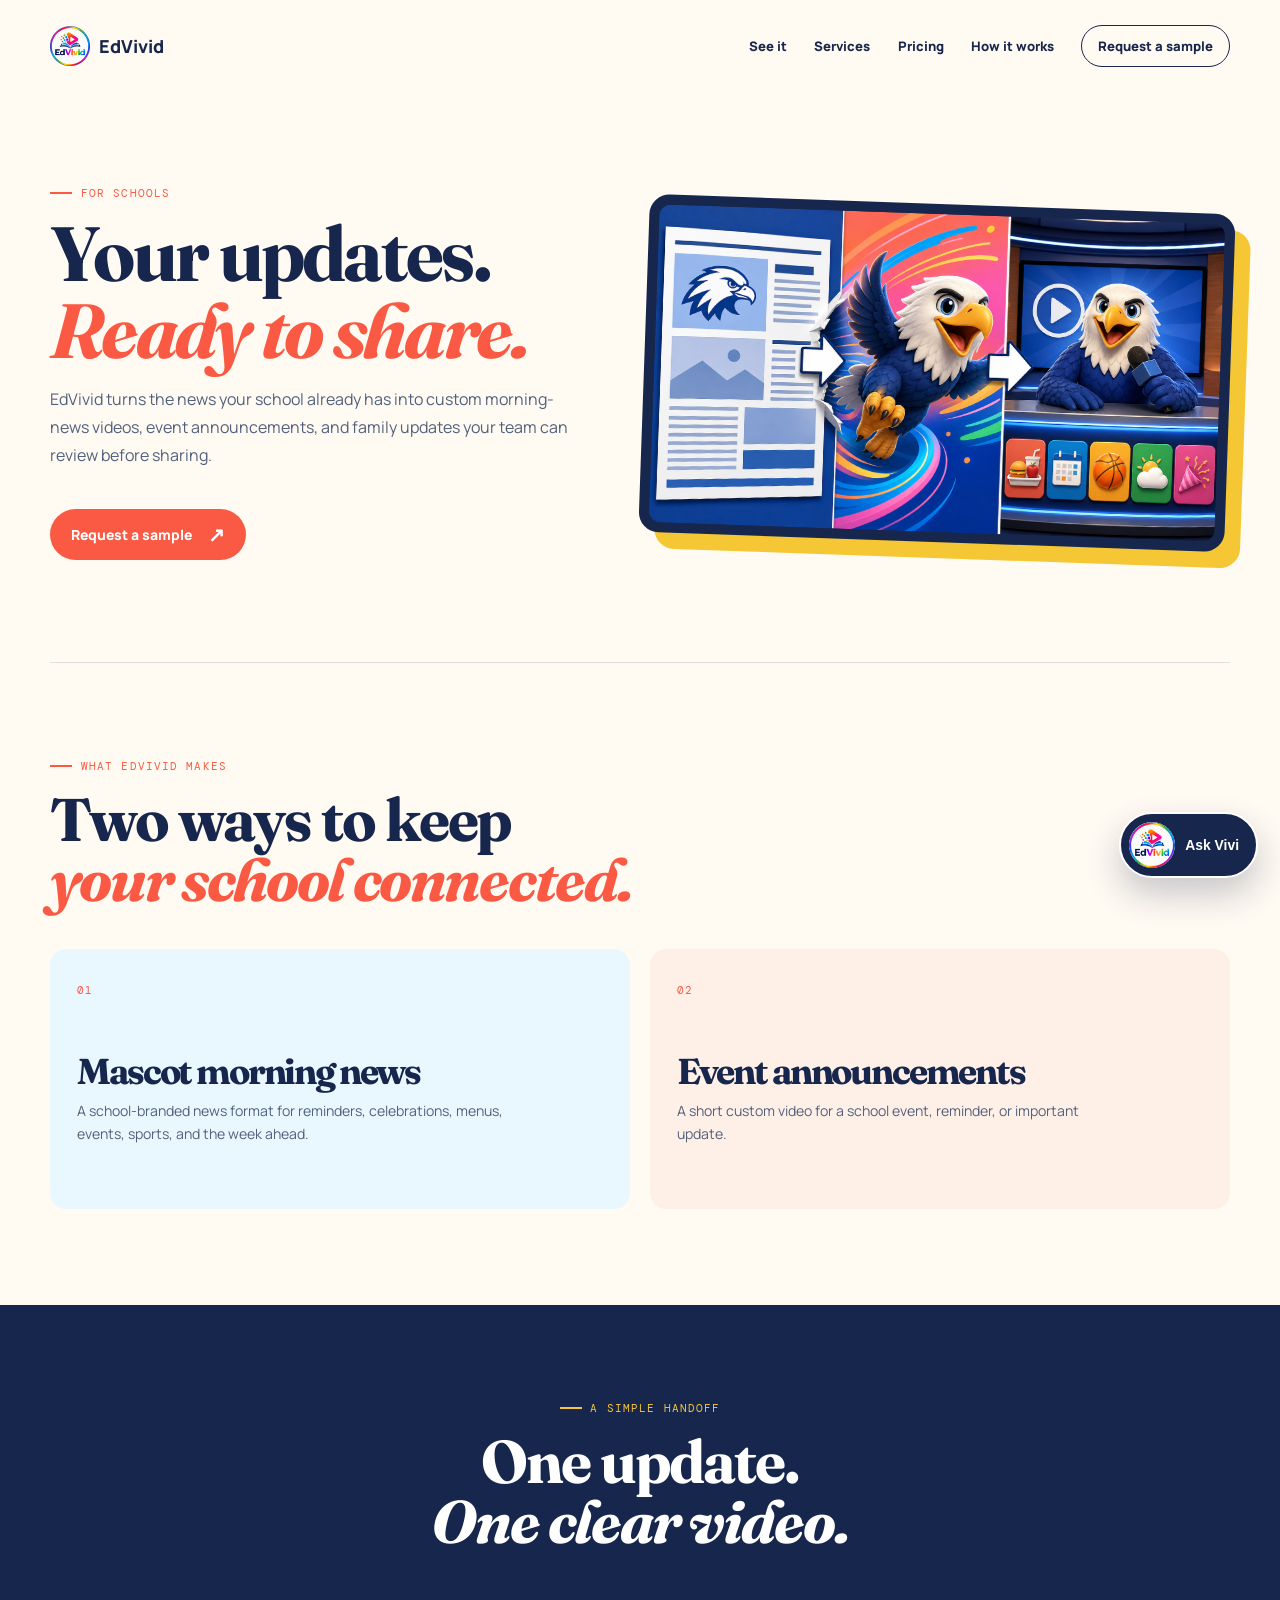
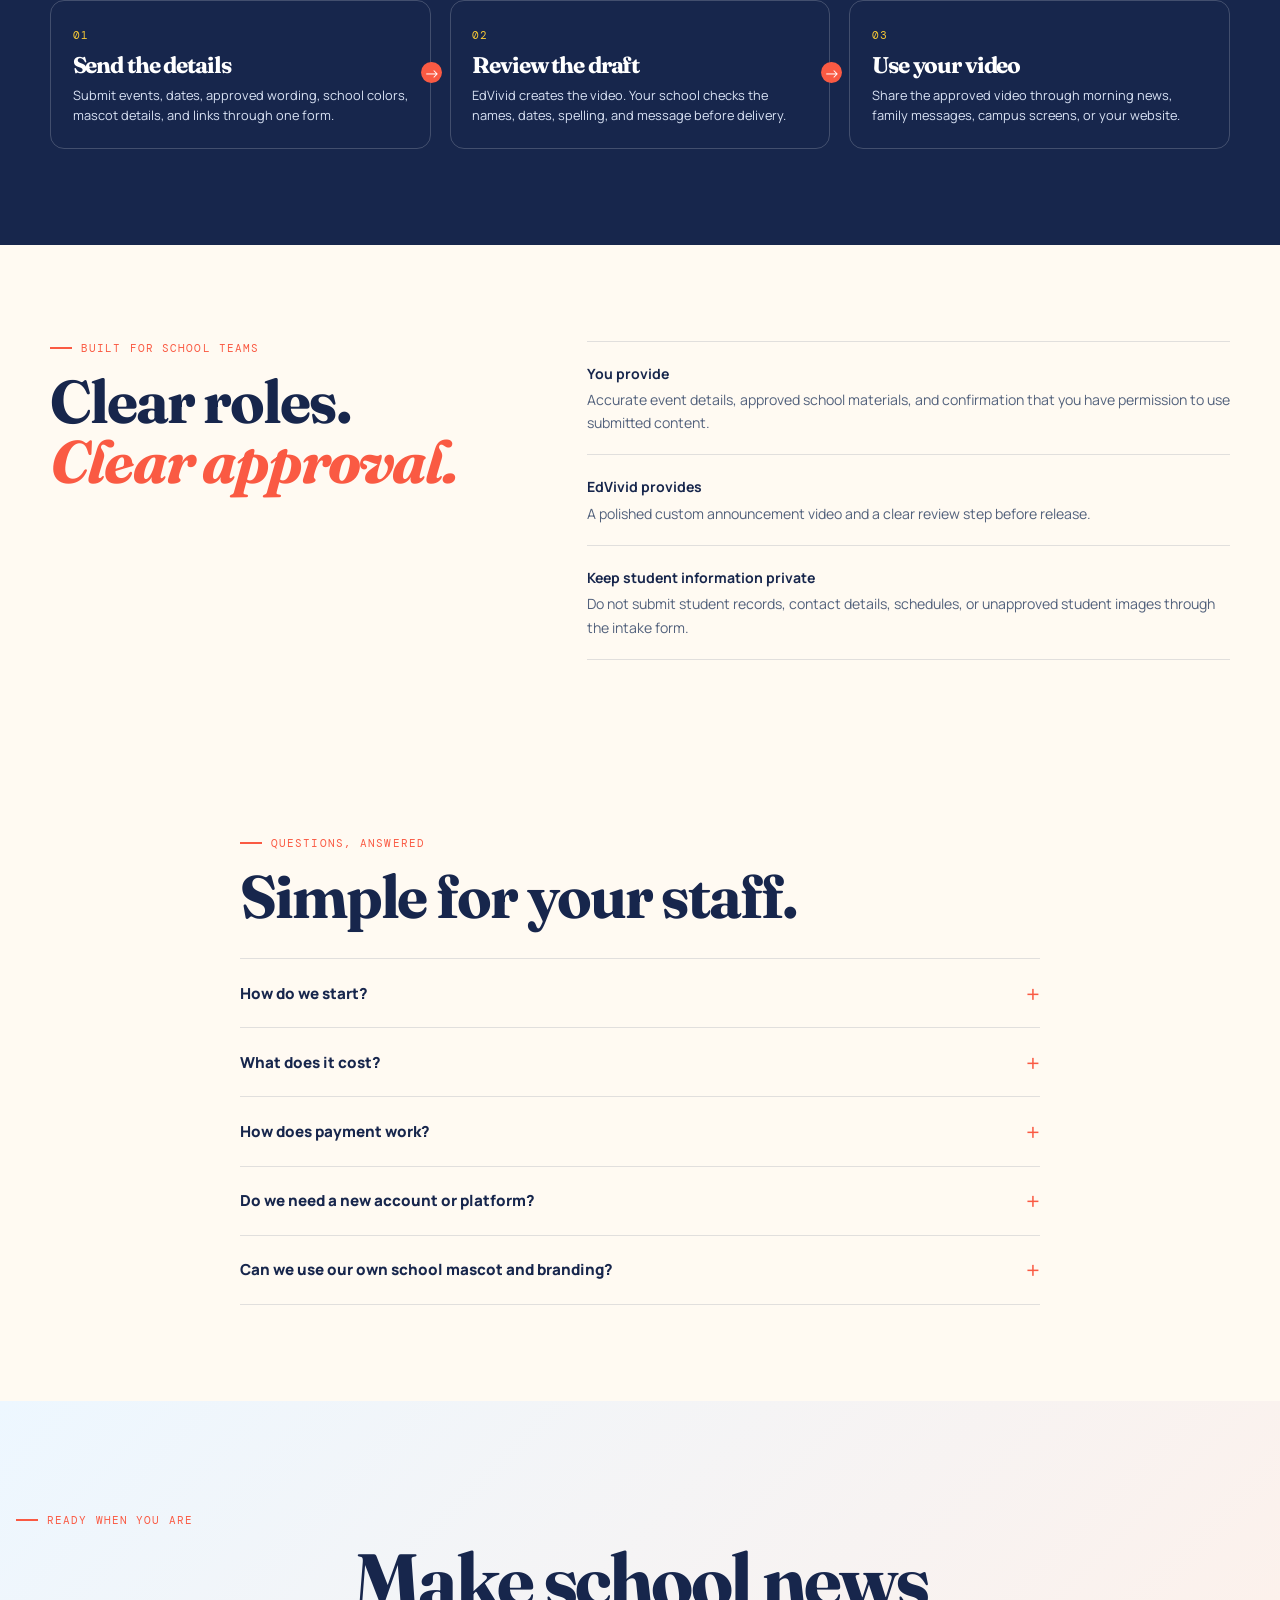
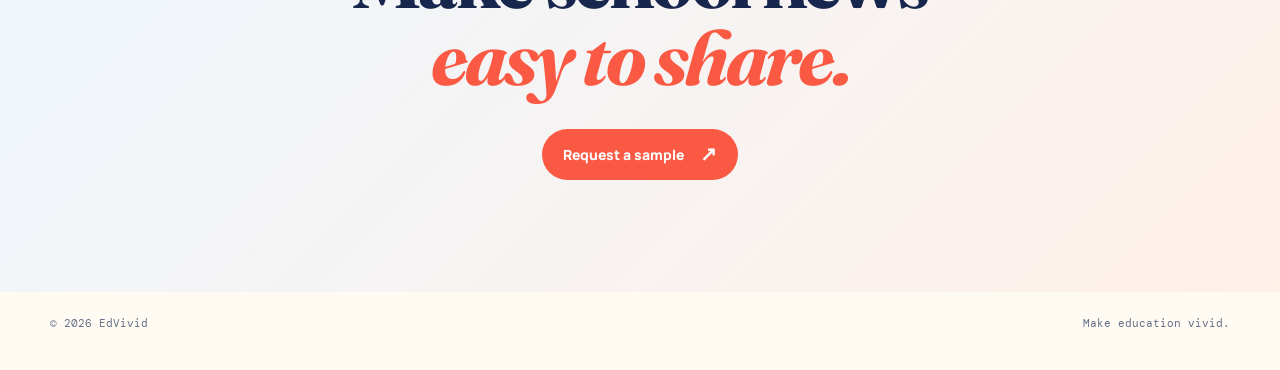
<file: for-schools.html>
<!doctype html>
<html lang="en">
  <head>
    <meta charset="UTF-8" />
    <meta name="viewport" content="width=device-width, initial-scale=1.0" />
    <meta name="theme-color" content="#fff9f2" />
    <title>School Announcement Videos for Principals | EdVivid</title>
    <meta name="description" content="EdVivid helps schools make morning announcement videos, event reminders, family updates, and mascot-led school news without adding video production work to staff." />
    <meta name="robots" content="index, follow" />
    <link rel="canonical" href="https://edvivid.com/for-schools.html" />
    <meta property="og:site_name" content="EdVivid" />
    <meta property="og:title" content="School Announcement Videos for Principals | EdVivid" />
    <meta property="og:description" content="Custom school morning news videos, event reminders, family updates, and school engagement clips made from one simple request." />
    <meta property="og:type" content="website" />
    <meta property="og:url" content="https://edvivid.com/for-schools.html" />
    <meta property="og:image" content="https://edvivid.com/full-bleed-mascot-transformation.png" />
    <link rel="icon" type="image/png" href="favicon.png" />
    <link rel="apple-touch-icon" href="edvivid-circle-logo.png" />
    <link rel="preconnect" href="https://fonts.googleapis.com" />
    <link rel="preconnect" href="https://fonts.gstatic.com" crossorigin />
    <link href="https://fonts.googleapis.com/css2?family=DM+Mono&family=Fraunces:opsz,wght@9..144,600;9..144,700&family=Manrope:wght@400;500;600;700;800&display=swap" rel="stylesheet" />
    <link rel="stylesheet" href="styles.css" />
  </head>
  <body class="schools-page">
    <div class="page-shell">
      <header class="topbar">
        <a class="brand" href="index.html" aria-label="EdVivid home">
          <img class="brand-logo" src="edvivid-circle-logo.png" alt="" />
          <span>EdVivid</span>
        </a>
        <nav class="nav-links" aria-label="Main navigation">
          <a href="index.html#examples">See it</a>
          <a href="index.html#work">Services</a>
          <a href="index.html#pricing">Pricing</a>
          <a href="#how-it-works">How it works</a>
          <a class="nav-contact" href="https://forms.edvivid.com/sample_request_form.html">Request a sample</a>
        </nav>
      </header>

      <main>
        <section class="schools-hero" aria-labelledby="schools-title">
          <div>
            <p class="eyebrow"><span></span> For schools</p>
            <h1 id="schools-title">Your updates.<br /><em>Ready to share.</em></h1>
            <p>EdVivid turns the news your school already has into custom morning-news videos, event announcements, and family updates your team can review before sharing.</p>
            <a class="button primary" href="https://forms.edvivid.com/sample_request_form.html">Request a sample <span aria-hidden="true">↗</span></a>
          </div>
          <div class="schools-hero-art">
            <img src="full-bleed-mascot-transformation.png" alt="A school mascot transforms from a flat school-news graphic into a polished video host." />
          </div>
        </section>

        <section class="schools-offers" aria-labelledby="offers-title">
          <div class="schools-heading">
            <p class="eyebrow"><span></span> What EdVivid makes</p>
            <h2 id="offers-title">Two ways to keep<br /><em>your school connected.</em></h2>
          </div>
          <div class="schools-offer-grid">
            <article>
              <span>01</span>
              <h3>Mascot morning news</h3>
              <p>A school-branded news format for reminders, celebrations, menus, events, sports, and the week ahead.</p>
            </article>
            <article>
              <span>02</span>
              <h3>Event announcements</h3>
              <p>A short custom video for a school event, reminder, or important update.</p>
            </article>
          </div>
        </section>

        <section class="schools-handoff" id="how-it-works" aria-labelledby="handoff-title">
          <p class="eyebrow"><span></span> A simple handoff</p>
          <h2 id="handoff-title">One update.<br /><em>One clear video.</em></h2>
          <div class="handoff-grid">
            <article><b>01</b><h3>Send the details</h3><p>Submit events, dates, approved wording, school colors, mascot details, and links through one form.</p></article>
            <article><b>02</b><h3>Review the draft</h3><p>EdVivid creates the video. Your school checks the names, dates, spelling, and message before delivery.</p></article>
            <article><b>03</b><h3>Use your video</h3><p>Share the approved video through morning news, family messages, campus screens, or your website.</p></article>
          </div>
        </section>

        <section class="schools-expectations" aria-labelledby="expectations-title">
          <div>
            <p class="eyebrow"><span></span> Built for school teams</p>
            <h2 id="expectations-title">Clear roles.<br /><em>Clear approval.</em></h2>
          </div>
          <div class="expectation-list">
            <p><b>You provide</b> Accurate event details, approved school materials, and confirmation that you have permission to use submitted content.</p>
            <p><b>EdVivid provides</b> A polished custom announcement video and a clear review step before release.</p>
            <p><b>Keep student information private</b> Do not submit student records, contact details, schedules, or unapproved student images through the intake form.</p>
          </div>
        </section>

        <section class="schools-faq" aria-labelledby="faq-title">
          <p class="eyebrow"><span></span> Questions, answered</p>
          <h2 id="faq-title">Simple for your staff.</h2>
          <details><summary>How do we start?<span>+</span></summary><p>Request a free sample. EdVivid uses your school name, website, mascot or logo, date, and notes to create a private preview before you choose a paid option.</p></details>
          <details><summary>What does it cost?<span>+</span></summary><p>The free sample is no cost. A single finished announcement video is $149. The Weekly Starter is $499 per month for four custom school videos.</p></details>
          <details><summary>How does payment work?<span>+</span></summary><p>After the scope is confirmed, your school receives an invoice. Schools can use their normal purchasing process, including a purchase order when needed. Zelle is available for approved small partnerships when school policy permits.</p></details>
          <details><summary>Do we need a new account or platform?<span>+</span></summary><p>No. EdVivid works with your existing communication channels. Finished videos can be used in the places your school already shares updates.</p></details>
          <details><summary>Can we use our own school mascot and branding?<span>+</span></summary><p>Yes. Your school identity, mascot, colors, and approved materials shape the finished news and announcement content.</p></details>
        </section>

        <section class="closing schools-closing">
          <p class="eyebrow"><span></span> Ready when you are</p>
          <h2>Make school news<br /><em>easy to share.</em></h2>
          <a class="button primary" href="https://forms.edvivid.com/sample_request_form.html">Request a sample <span aria-hidden="true">↗</span></a>
        </section>
      </main>

      <footer><span>© 2026 EdVivid</span><span>Make education vivid.</span></footer>
    </div>
    <script src="help-bot.js"></script>
  </body>
</html>
</file>
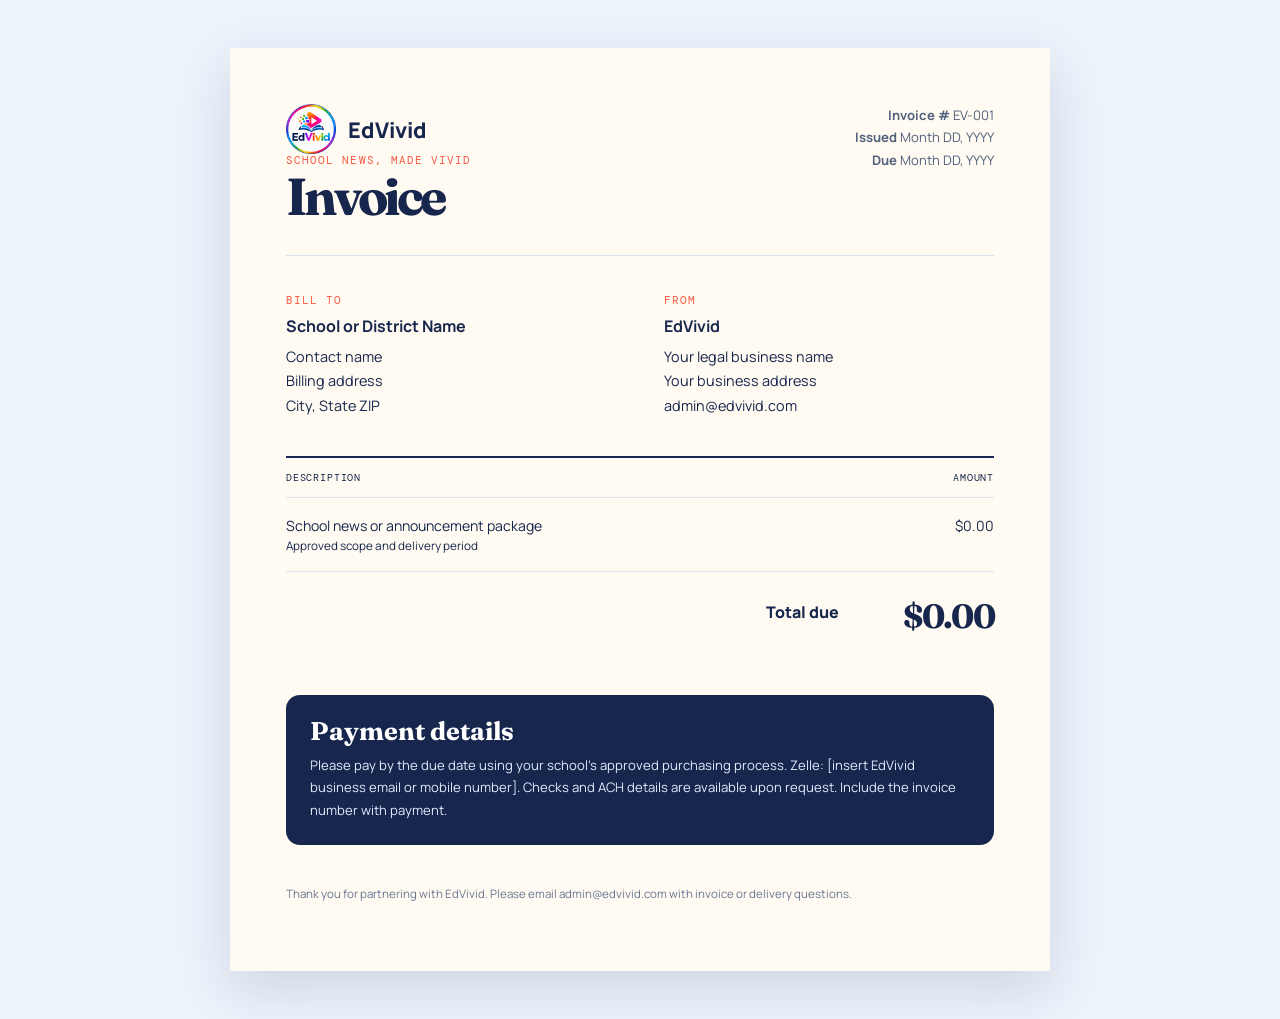
<file: invoice-template.html>
<!doctype html>
<html lang="en">
  <head>
    <meta charset="UTF-8" />
    <meta name="viewport" content="width=device-width, initial-scale=1.0" />
    <title>EdVivid Invoice Template</title>
    <link rel="preconnect" href="https://fonts.googleapis.com" />
    <link rel="preconnect" href="https://fonts.gstatic.com" crossorigin />
    <link href="https://fonts.googleapis.com/css2?family=DM+Mono&family=Fraunces:opsz,wght@9..144,600;9..144,700&family=Manrope:wght@400;600;700;800&display=swap" rel="stylesheet" />
    <style>
      :root { --ink:#17264c; --paper:#fffaf2; --coral:#fa5a43; --blue:#1979dc; --line:#dbe2ef; }
      * { box-sizing:border-box; }
      body { margin:0; padding:3rem 1rem; background:#edf3fb; color:var(--ink); font-family:Manrope,sans-serif; }
      .invoice { width:min(820px,100%); min-height:900px; margin:auto; padding:3.5rem; background:var(--paper); box-shadow:0 18px 50px rgba(23,38,76,.14); }
      .top { display:flex; justify-content:space-between; gap:2rem; padding-bottom:2.2rem; border-bottom:1px solid var(--line); }
      .brand { display:flex; align-items:center; gap:.75rem; font-weight:800; font-size:1.35rem; }
      .brand img { width:50px; height:50px; object-fit:contain; }
      .eyebrow { margin:0 0 .35rem; color:var(--coral); font:.66rem "DM Mono",monospace; letter-spacing:.1em; text-transform:uppercase; }
      h1 { margin:0; font:700 3.25rem/.9 Fraunces,serif; letter-spacing:-.07em; }
      .meta { text-align:right; color:#52617c; font-size:.82rem; line-height:1.7; }
      .addresses { display:grid; grid-template-columns:1fr 1fr; gap:3rem; padding:2.4rem 0; font-size:.9rem; line-height:1.7; }
      .addresses strong { display:block; margin-bottom:.3rem; font-size:1rem; }
      table { width:100%; border-collapse:collapse; font-size:.88rem; }
      th { padding:.8rem 0; border-top:2px solid var(--ink); border-bottom:1px solid var(--line); text-align:left; font:.64rem "DM Mono",monospace; letter-spacing:.08em; text-transform:uppercase; }
      th:last-child, td:last-child { text-align:right; }
      td { padding:1.1rem 0; border-bottom:1px solid var(--line); vertical-align:top; }
      .total { display:flex; justify-content:flex-end; gap:4rem; margin-top:1.8rem; font-weight:800; }
      .total strong { font:700 2.1rem/.9 Fraunces,serif; letter-spacing:-.05em; }
      .payment { margin-top:4rem; padding:1.5rem; border-radius:14px; background:var(--ink); color:#fff; }
      .payment h2 { margin:0 0 .65rem; font:700 1.6rem/.95 Fraunces,serif; }
      .payment p { margin:0; color:#e2eaff; font-size:.82rem; line-height:1.7; }
      .footer { margin-top:2.5rem; color:#6a7690; font-size:.72rem; line-height:1.6; }
      [contenteditable="true"] { outline:none; border-radius:3px; }
      [contenteditable="true"]:focus { background:#fff0c8; }
      @media (max-width:600px) { body { padding:0; }.invoice { min-height:100vh; padding:2rem; }.top,.addresses { grid-template-columns:1fr; display:grid; }.meta { text-align:left; }.total { gap:1.5rem; } }
      @media print { body { padding:0; background:#fff; }.invoice { width:100%; min-height:0; box-shadow:none; }.payment { print-color-adjust:exact; -webkit-print-color-adjust:exact; } }
    </style>
  </head>
  <body>
    <main class="invoice">
      <div class="top">
        <div>
          <div class="brand"><img src="edvivid-circle-logo.png" alt="EdVivid" /> EdVivid</div>
          <p class="eyebrow">School news, made vivid</p>
          <h1>Invoice</h1>
        </div>
        <div class="meta">
          <div><b>Invoice #</b> <span contenteditable="true">EV-001</span></div>
          <div><b>Issued</b> <span contenteditable="true">Month DD, YYYY</span></div>
          <div><b>Due</b> <span contenteditable="true">Month DD, YYYY</span></div>
        </div>
      </div>

      <div class="addresses">
        <div><p class="eyebrow">Bill to</p><strong contenteditable="true">School or District Name</strong><span contenteditable="true">Contact name<br />Billing address<br />City, State ZIP</span></div>
        <div><p class="eyebrow">From</p><strong>EdVivid</strong><span contenteditable="true">Your legal business name<br />Your business address<br />admin@edvivid.com</span></div>
      </div>

      <table>
        <thead><tr><th>Description</th><th>Amount</th></tr></thead>
        <tbody>
          <tr><td contenteditable="true">School news or announcement package<br /><small>Approved scope and delivery period</small></td><td contenteditable="true">$0.00</td></tr>
        </tbody>
      </table>

      <div class="total"><span>Total due</span><strong contenteditable="true">$0.00</strong></div>

      <section class="payment">
        <h2>Payment details</h2>
        <p contenteditable="true">Please pay by the due date using your school’s approved purchasing process. Zelle: [insert EdVivid business email or mobile number]. Checks and ACH details are available upon request. Include the invoice number with payment.</p>
      </section>

      <p class="footer" contenteditable="true">Thank you for partnering with EdVivid. Please email admin@edvivid.com with invoice or delivery questions.</p>
    </main>
  </body>
</html>
</file>
<file: styles.css>
:root { --ink:#17264c; --paper:#fffaf2; --warm:#f7efe2; --coral:#fa5a43; --blue:#1979dc; --yellow:#f5c735; --green:#56b98a; --line:rgba(23,38,76,.13); }
* { box-sizing:border-box; }
html { scroll-behavior:smooth; }
body { margin:0; color:var(--ink); background:var(--paper); font-family:Manrope,sans-serif; }
.page-shell { overflow:hidden; }
.topbar, main > section, footer { width:min(1180px,calc(100% - 3rem)); margin-inline:auto; }
.topbar { min-height:92px; display:flex; align-items:center; justify-content:space-between; }
.brand { display:inline-flex; align-items:center; gap:.55rem; color:var(--ink); text-decoration:none; font-weight:800; font-size:1.12rem; }
.brand-logo { width:40px; height:40px; object-fit:contain; border-radius:10px; }
.nav-links { display:flex; align-items:center; gap:1.7rem; font-size:.82rem; font-weight:800; }
.nav-links a { color:var(--ink); text-decoration:none; }
.nav-links .nav-contact { border:1px solid var(--ink); padding:.68rem 1rem; border-radius:100px; }
.hero { min-height:640px; display:grid; grid-template-columns:1fr; justify-items:center; gap:1.65rem; padding:2.4rem 0 4rem; position:relative; text-align:center; }
.hero:before { content:""; position:absolute; width:620px; height:620px; border-radius:50%; right:50%; top:92px; transform:translateX(50%); background:linear-gradient(135deg,#e9f7ff 15%,#fff2dc 80%); z-index:-1; }
.eyebrow { display:flex; align-items:center; gap:.55rem; margin:0 0 1rem; font: .7rem "DM Mono",monospace; text-transform:uppercase; letter-spacing:.1em; color:var(--coral); }
.eyebrow span { width:22px; height:2px; background:currentColor; display:inline-block; }
h1,h2,h3,p { margin-top:0; }
h1,h2 { font-family:Fraunces,serif; letter-spacing:-.065em; font-weight:700; line-height:.95; }
h1 { max-width:830px; margin-inline:auto; font-size:clamp(3.25rem,5.2vw,5.65rem); margin-bottom:1rem; }
h1 em,h2 em { color:var(--coral); font-style:italic; }
.lede { margin-inline:auto; font-size:1.02rem; line-height:1.68; max-width:43rem; color:#52617c; }
.hero-benefits { width:min(100%,820px); display:grid; grid-template-columns:repeat(3,1fr); gap:.7rem; margin:.55rem 0 0; max-width:none; }
.hero-benefits div { min-height:80px; padding:.82rem; border:1px solid var(--line); border-radius:12px; background:#fff; box-shadow:7px 7px 0 rgba(23,38,76,.06); }
.hero-benefits b { display:block; margin-bottom:.35rem; color:var(--ink); font-size:.9rem; line-height:1.15; }
.hero-benefits span { display:block; color:#52617c; font-size:.72rem; font-weight:700; line-height:1.45; }
.hero-actions { display:flex; align-items:center; justify-content:center; flex-wrap:wrap; gap:1.4rem; margin-top:1.35rem; }
.button { background:var(--coral); color:white; border-radius:100px; padding:1rem 1.3rem; text-decoration:none; font-weight:800; font-size:.87rem; display:inline-flex; gap:1rem; align-items:center; transition:transform .2s ease,box-shadow .2s ease; }
.button:hover { transform:translateY(-3px); box-shadow:0 12px 22px rgba(250,90,67,.28); }
.button span { font-size:1.25rem; line-height:.6; }
.button.outline { color:var(--ink); background:#fff; border:1px solid var(--line); }
.text-link { color:var(--ink); font-size:.86rem; font-weight:800; text-decoration:none; }
.text-link span { color:var(--coral); margin-left:.45rem; }
.hero-art { width:min(100%,960px); position:relative; display:grid; place-items:center; padding-top:.25rem; }
.mobile-motion { display:none; }
.desktop-motion { position:absolute; z-index:4; width:138px; right:-8px; bottom:58px; padding:7px; border-radius:16px; background:#fff; box-shadow:0 14px 30px rgba(23,38,76,.18); transform:rotate(-5deg); }
.desktop-motion video,.mobile-motion video { display:block; width:100%; border-radius:10px; }
.hero-video-card { position:relative; z-index:2; width:100%; background:#fff; border:1px solid rgba(23,38,76,.12); border-radius:18px; overflow:hidden; box-shadow:0 18px 0 var(--ink),0 24px 45px rgba(23,38,76,.18); }
.hero-video-card video { display:block; width:100%; aspect-ratio:16/9; object-fit:cover; background:#0b1732; }
.hero-mini-proof { z-index:3; width:min(92%,520px); margin-top:1.05rem; display:grid; grid-template-columns:repeat(3,1fr); gap:.55rem; }
.hero-mini-proof span { display:grid; place-items:center; min-height:42px; padding:.55rem .7rem; border:1px solid var(--line); border-radius:999px; background:#fff; color:#52617c; font-size:.68rem; font-weight:900; text-align:center; box-shadow:0 10px 18px rgba(23,38,76,.08); }
.lesson-window { position:relative; z-index:2; width:min(100%,470px); background:#fff; border:1px solid rgba(23,38,76,.12); border-radius:18px; overflow:hidden; box-shadow:20px 24px 0 var(--ink),0 25px 45px rgba(23,38,76,.18); transform:rotate(3deg); }
.window-bar { height:38px; display:flex; align-items:center; gap:5px; padding:0 14px; background:#f2f6fd; border-bottom:1px solid var(--line); }
.window-bar i { width:7px; height:7px; border-radius:50%; background:var(--coral); }.window-bar i:nth-child(2){background:var(--yellow)}.window-bar i:nth-child(3){background:var(--green)}
.window-bar span { margin-left:auto; font: .55rem "DM Mono",monospace; color:#62708b; }
.lesson-content { height:275px; background:#0b1732; overflow:hidden; }.lesson-content img { display:block; width:100%; height:100%; object-fit:cover; object-position:center; }
.transformation-labels { display:grid; grid-template-columns:1fr auto 1fr auto 1fr; align-items:center; gap:.35rem; padding:.55rem .8rem .62rem; background:#fff; color:var(--ink); font:.5rem "DM Mono",monospace; letter-spacing:.035em; text-align:center; text-transform:uppercase; }.transformation-labels b { color:var(--coral); font-size:.78rem; }
.lesson-kicker { font: .65rem "DM Mono",monospace; color:var(--coral); letter-spacing:.1em; }.lesson-title { margin-top:1rem; font-family:Fraunces,serif; font-size:2.8rem; letter-spacing:-.07em; line-height:.85; }
.lesson-shapes b { position:absolute; border-radius:50%; }.lesson-shapes b:nth-child(1){width:140px;height:140px;background:var(--coral);right:-34px;top:86px}.lesson-shapes b:nth-child(2){width:65px;height:65px;background:var(--yellow);right:75px;top:157px}.lesson-shapes b:nth-child(3){width:40px;height:40px;background:var(--blue);right:45px;top:93px}.lesson-shapes b:nth-child(4){width:90px;height:20px;border-radius:30px;background:var(--green);left:38px;bottom:60px}
.player-bar { height:54px; display:flex; align-items:center; gap:11px; padding:0 16px; font: .63rem "DM Mono",monospace; }.play { color:var(--coral); }.track { height:5px; flex:1; border-radius:20px; background:#e5eaf3; overflow:hidden; }.track i { display:block; width:43%; height:100%; background:var(--coral); }
.orbit { position:absolute; border:2px solid var(--yellow); border-radius:50%; }.orbit-one { width:380px;height:380px;right:0;top:4px; }.orbit-two { width:265px;height:265px;right:110px;bottom:6px;border-color:var(--blue); }.spark { position:absolute; z-index:3; font-size:2.2rem; color:var(--coral); }.spark-one { right:8px;top:28px; }.spark-two { left:45px;bottom:17px;color:var(--green);font-size:2.7rem; }
.proof-strip { display:grid; grid-template-columns:.45fr 1.55fr; gap:1.2rem; align-items:center; margin-top:-2rem; margin-bottom:2rem; padding:1rem; border:1px solid var(--line); border-radius:18px; background:#fff; box-shadow:10px 10px 0 rgba(23,38,76,.07); }.proof-strip p { margin:0; color:var(--coral); font:.66rem "DM Mono",monospace; letter-spacing:.09em; text-transform:uppercase; }.proof-strip div { display:grid; grid-template-columns:1fr 1fr; gap:.8rem; }.proof-strip span { display:block; padding:.9rem 1rem; border-radius:13px; background:#fff8ed; font-size:.82rem; font-weight:800; line-height:1.45; }.proof-strip span+span { background:#edf7ff; }.proof-strip b { display:block; margin-top:.35rem; color:#64708a; font:.58rem "DM Mono",monospace; letter-spacing:.08em; text-transform:uppercase; }
.intro-strip { border-top:1px solid var(--line); border-bottom:1px solid var(--line); padding:1.15rem 0; display:flex; align-items:center; justify-content:space-between; gap:1rem; font-size:.75rem; font-weight:800; }.intro-strip p { margin:0; }.intro-strip div { display:flex; gap:1.2rem; color:#6d7890; }.intro-strip span+span:before { content:"•"; color:var(--coral); margin-right:1.2rem; }
.quick-section { display:grid; grid-template-columns:.82fr 1.18fr; gap:2rem; align-items:center; padding:2rem 0 5.5rem; }
.quick-heading { max-width:430px; }
.quick-heading h2 { margin:0 0 .8rem; font-size:clamp(2.35rem,3.8vw,4rem); }
.quick-heading p:last-child { margin:0; color:#52617c; font-size:.94rem; line-height:1.65; }
.quick-grid { display:grid; grid-template-columns:repeat(2,1fr); gap:.85rem; }
.quick-grid article { min-height:138px; padding:1.15rem; border:1px solid var(--line); border-radius:14px; background:#fff; box-shadow:8px 8px 0 rgba(23,38,76,.06); }
.quick-grid article:nth-child(2) { background:#edf7ff; }
.quick-grid article:nth-child(3) { background:#fff7df; }
.quick-grid article:nth-child(4) { background:#f0fbf5; }
.quick-grid b { display:block; margin-bottom:1.8rem; font-size:1.08rem; }
.quick-grid span { display:block; color:#52617c; font-size:.82rem; font-weight:700; line-height:1.48; }
.film-section { display:flex; flex-direction:column; align-items:center; gap:2.4rem; padding:3.6rem 0 7rem; }.film-heading { max-width:760px; text-align:center; }.film-heading .eyebrow { justify-content:center; }.film-heading h2 { font-size:clamp(2.7rem,4.5vw,4.7rem); margin:0 0 1rem; }.film-heading > p:last-child { margin:0 auto; max-width:36rem; color:#52617c; font-size:.9rem; }.film-frame { position:relative; width:min(100%,1050px); padding:10px; background:var(--ink); border-radius:18px; box-shadow:0 22px 0 var(--yellow); }.film-frame:before { content:"PROMO / 01"; position:absolute; z-index:1; top:22px; left:22px; padding:.45rem .65rem; border-radius:999px; background:rgba(23,38,76,.86); color:white; font:.58rem "DM Mono",monospace; letter-spacing:.08em; }.film-frame iframe,.film-frame video { display:block; width:100%; aspect-ratio:16/9; border:0; border-radius:10px; background:#0b1732; object-fit:cover; }
.examples-section { padding-top:4.2rem; }
.examples-section .film-frame:before { content:"SAMPLE VIDEO / 01"; }
.examples-full-link { margin-top:-.85rem; }
.testimonials-section { display:grid; grid-template-columns:.9fr 1.1fr; gap:5rem; align-items:center; padding:0 0 7rem; }.testimonials-heading h2 { font-size:clamp(2.8rem,4.4vw,4.8rem); margin:0 0 1.2rem; }.testimonials-heading > p:last-child { max-width:34rem; margin:0; color:#52617c; line-height:1.75; font-size:.92rem; }.testimonial-grid { display:grid; gap:1.1rem; position:relative; }.testimonial-grid:before { content:""; position:absolute; width:230px; height:230px; border-radius:50%; right:-42px; top:-54px; background:linear-gradient(135deg,#fff0e8,#e9f7ff); z-index:-1; }.testimonial-card { margin:0; padding:1.5rem; border:1px solid var(--line); border-radius:18px; background:#fff; box-shadow:10px 10px 0 rgba(23,38,76,.08); transform:rotate(-1.2deg); }.testimonial-card.featured { background:var(--ink); color:white; box-shadow:12px 12px 0 var(--coral); transform:rotate(1.5deg); }.testimonial-card blockquote { margin:0 0 1.25rem; font:800 clamp(1.35rem,2.25vw,2rem)/1.16 Manrope,sans-serif; letter-spacing:-.045em; }.testimonial-card figcaption { display:flex; align-items:center; gap:.6rem; font-weight:800; font-size:.86rem; }.testimonial-card figcaption:before { content:""; width:10px; height:10px; border-radius:50%; background:var(--coral); }.testimonial-card.featured figcaption:before { background:var(--yellow); }.testimonial-card span { color:#6d7890; font:.62rem "DM Mono",monospace; letter-spacing:.08em; text-transform:uppercase; }.testimonial-card.featured span { color:#d9e2f4; }
.why-video-section { display:grid; grid-template-columns:1.2fr .8fr; align-items:center; gap:6vw; padding:0 0 7rem; }.why-video-frame { position:relative; background:var(--coral); padding:10px; border-radius:18px; box-shadow:-16px 16px 0 var(--blue); }.why-video-frame video { display:block; width:100%; max-height:570px; object-fit:contain; border-radius:10px; background:#111d3b; }.video-stamp { position:absolute; z-index:1; right:22px; top:22px; padding:.45rem .65rem; border-radius:999px; background:rgba(250,90,67,.9); color:white; font:.58rem "DM Mono",monospace; letter-spacing:.08em; }.why-video-copy h2 { font-size:clamp(2.8rem,4.5vw,4.7rem); margin-bottom:1.3rem; }.why-video-copy > p:last-child { color:#52617c; line-height:1.75; }
.insight-section { padding:0 0 7.5rem; }.insight-details { border-top:1px solid var(--line); border-bottom:1px solid var(--line); }.insight-details summary { display:flex; align-items:center; justify-content:space-between; gap:1rem; padding:1.2rem 0; color:var(--ink); cursor:pointer; list-style:none; font:700 clamp(1.3rem,2.2vw,1.85rem) Fraunces,serif; letter-spacing:-.04em; }.insight-details summary::-webkit-details-marker { display:none; }.insight-details summary span { color:var(--coral); font:2rem/1 Manrope,sans-serif; transition:transform .2s ease; }.insight-details[open] summary span { transform:rotate(45deg); }.insight-content { padding:0 0 1.5rem; }.insight-content > p { max-width:37rem; margin:0 0 1.4rem; color:#52617c; line-height:1.75; }.insight-graphic { display:block; position:relative; overflow:hidden; border:1px solid var(--line); border-radius:18px; background:#eaf5fc; box-shadow:16px 16px 0 var(--yellow); color:var(--ink); text-decoration:none; }.insight-graphic img { display:block; width:100%; height:auto; transition:transform .35s ease; }.insight-graphic span { position:absolute; right:1rem; bottom:1rem; display:inline-flex; align-items:center; gap:.65rem; padding:.65rem .85rem; border-radius:100px; background:rgba(23,38,76,.9); color:white; font:.65rem "DM Mono",monospace; letter-spacing:.05em; opacity:0; transform:translateY(8px); transition:opacity .2s ease,transform .2s ease; }.insight-graphic:hover img { transform:scale(1.015); }.insight-graphic:hover span,.insight-graphic:focus-visible span { opacity:1; transform:translateY(0); }.insight-graphic:focus-visible { outline:3px solid var(--coral); outline-offset:5px; }
.work-section { padding:8rem 0; }.section-heading { display:flex; align-items:end; justify-content:space-between; margin-bottom:3rem; }.section-heading .eyebrow { align-self:start; }.section-heading h2 { font-size:clamp(3rem,5vw,5rem); margin:0; }
.services-grid { display:grid; grid-template-columns:repeat(3,1fr); gap:1.2rem; }.service-card { min-height:330px; padding:1.5rem; border-radius:8px; display:flex; flex-direction:column; position:relative; overflow:hidden; }.service-card.coral { background:var(--coral); color:white; }.service-card.blue { background:var(--blue); color:white; }.service-card.yellow { background:var(--yellow); }.card-number { font:.68rem "DM Mono",monospace; }.service-icon { font-size:5rem; font-family:Fraunces,serif; margin:auto 0 1rem; }.service-card h3 { font-family:Fraunces,serif; font-size:2.2rem; letter-spacing:-.06em; line-height:.85; margin-bottom:.8rem; }.service-card p { font-size:.82rem; line-height:1.6; max-width:15rem; margin:0; }
.monthly-section { display:grid; grid-template-columns:1fr 1fr; gap:6vw; align-items:center; padding:2rem 0 7rem; }.monthly-intro h2 { font-size:clamp(3rem,5vw,5.1rem); margin-bottom:1.3rem; }.monthly-intro > p:last-child { max-width:32rem; color:#52617c; line-height:1.75; }.monthly-card { background:var(--ink); color:white; padding:2.2rem; border-radius:18px; box-shadow:16px 16px 0 var(--coral); }.plan-label { color:var(--yellow); font:.68rem "DM Mono",monospace; text-transform:uppercase; letter-spacing:.11em; }.monthly-card h3 { margin:1rem 0 .45rem; font:2.6rem/.9 Fraunces,serif; letter-spacing:-.07em; }.plan-price { margin:.2rem 0 1rem; color:var(--yellow); font-size:1.15rem; font-weight:900; }.deal-price { display:flex; align-items:flex-end; flex-wrap:wrap; gap:.75rem; margin:.25rem 0 1rem; }.deal-price s { color:#b9c4dd; font-size:1.08rem; font-weight:900; text-decoration-color:var(--coral); text-decoration-thickness:3px; }.deal-price strong { color:var(--yellow); font-size:1.55rem; line-height:1; }.plan-copy { max-width:30rem; color:#d9e2f4; font-size:.86rem; line-height:1.65; }.value-pills { display:grid; grid-template-columns:repeat(3,1fr); gap:.55rem; margin:1.35rem 0 1.45rem; }.value-pills span { min-height:54px; display:grid; place-items:center; padding:.7rem .55rem; border:1px solid rgba(255,255,255,.18); border-radius:12px; color:#fff; background:rgba(255,255,255,.06); font-size:.72rem; font-weight:900; text-align:center; }.monthly-card ul { margin:1.4rem 0; padding:0; list-style:none; border-top:1px solid rgba(255,255,255,.16); }.monthly-card li { padding:.75rem 0 .75rem 1.5rem; border-bottom:1px solid rgba(255,255,255,.16); font-size:.78rem; line-height:1.45; position:relative; }.monthly-card li:before { content:"✦"; position:absolute; left:0; color:var(--yellow); }.monthly-card .button { background:var(--yellow); color:var(--ink); }.plan-note { margin:1rem 0 0; color:#b9c4dd; font-size:.68rem; }
.worth-section { padding:0 0 6.5rem; }
.worth-heading { max-width:760px; margin-bottom:1.6rem; }
.worth-heading h2 { margin:0 0 .8rem; font-size:clamp(2.8rem,4.4vw,4.8rem); }
.worth-heading > p:last-child { max-width:34rem; color:#52617c; line-height:1.7; }
.worth-grid { display:grid; grid-template-columns:repeat(3,1fr); gap:1rem; }
.worth-grid article { min-height:235px; padding:1.35rem; border:1px solid var(--line); border-radius:16px; background:#fff; box-shadow:9px 9px 0 rgba(23,38,76,.06); }
.worth-grid article:nth-child(2) { background:#edf7ff; }
.worth-grid article:nth-child(3) { background:#fff7df; }
.worth-grid span { color:var(--coral); font:.68rem "DM Mono",monospace; letter-spacing:.1em; }
.worth-grid b { display:block; margin:3rem 0 .7rem; font-size:1.12rem; line-height:1.18; }
.worth-grid p { margin:0; color:#52617c; font-size:.84rem; line-height:1.58; }
.funding-note { display:grid; grid-template-columns:.42fr 1.58fr; gap:1rem; align-items:center; margin-top:1rem; padding:1rem 1.15rem; border:1px solid var(--line); border-radius:16px; background:var(--ink); color:white; }
.funding-note b { color:var(--yellow); font-size:.95rem; }
.funding-note p { margin:0; color:#d9e2f4; font-size:.84rem; line-height:1.6; }
.pricing-section { padding:6.5rem 0; border-top:1px solid var(--line); }
.pricing-heading { display:grid; grid-template-columns:.85fr 1.15fr; gap:5vw; align-items:end; margin-bottom:2.4rem; }
.pricing-heading h2 { margin:0; font-size:clamp(3rem,5vw,5rem); }
.pricing-heading > p:last-child { max-width:28rem; margin:0; color:#52617c; line-height:1.75; }
.pricing-grid { display:grid; grid-template-columns:repeat(3,1fr); gap:1.2rem; }
.price-card { min-height:390px; display:flex; flex-direction:column; padding:1.55rem; border:1px solid var(--line); border-radius:18px; background:#fff; box-shadow:10px 10px 0 rgba(23,38,76,.07); }
.price-card.light { background:#edf7ff; }
.price-card.featured { color:white; background:var(--ink); box-shadow:12px 12px 0 var(--coral); }
.price-card h3 { margin:.8rem 0 .8rem; color:var(--ink); font:700 clamp(2.6rem,4vw,4rem)/.92 Fraunces,serif; letter-spacing:-.065em; }
.price-card .deal-heading { display:flex; align-items:flex-end; flex-wrap:wrap; gap:.65rem; letter-spacing:-.04em; }
.deal-heading s { color:#8792a8; font-size:.52em; line-height:1.1; text-decoration-color:var(--coral); text-decoration-thickness:3px; }
.deal-heading span { line-height:.92; }
.price-card p:not(.plan-label) { color:#52617c; font-size:.88rem; line-height:1.65; }
.price-card ul { margin:1.3rem 0 0; padding:0; list-style:none; border-top:1px solid var(--line); }
.price-card li { position:relative; padding:.72rem 0 .72rem 1.25rem; border-bottom:1px solid var(--line); color:#52617c; font-size:.78rem; font-weight:700; line-height:1.45; }
.price-card li:before { content:""; position:absolute; left:0; top:1.06rem; width:8px; height:8px; border-radius:50%; background:var(--coral); }
.price-card .button { margin-top:auto; justify-content:center; }
.price-card.featured h3,.price-card.featured .plan-label { color:white; }
.price-card.featured .deal-heading s { color:#b9c4dd; }
.price-card.featured .deal-heading span { color:var(--yellow); }
.price-card.featured p:not(.plan-label),.price-card.featured li { color:#d9e2f4; }
.price-card.featured ul,.price-card.featured li { border-color:rgba(255,255,255,.16); }
.process-section { padding:6.5rem 0; border-top:1px solid var(--line); }.process-copy { max-width:42rem; }.process-copy h2 { font-size:clamp(2.8rem,4.5vw,4.7rem); margin-bottom:1.2rem; }.process-copy > p:last-of-type { color:#52617c; line-height:1.75; max-width:35rem; }.process-story { position:relative; width:min(620px,calc(100% - 1.5rem)); margin:2rem auto 1.25rem; padding:8px; border-radius:16px; background:var(--ink); box-shadow:10px 10px 0 var(--yellow); overflow:hidden; }.process-story:before { content:"FROM SCHOOL UPDATE TO MORNING NEWS"; position:absolute; z-index:1; top:18px; left:18px; padding:.38rem .58rem; border-radius:999px; background:rgba(23,38,76,.88); color:#fff; font:.5rem "DM Mono",monospace; letter-spacing:.08em; }.process-story img { display:block; width:100%; border-radius:9px; }.process-flow { display:grid; grid-template-columns:repeat(3,1fr); gap:1.2rem; padding:0; margin:1.25rem 0 0; list-style:none; counter-reset:process; }.process-flow li { position:relative; padding:1.15rem 1.15rem 1.25rem; border:1px solid var(--line); border-radius:16px; background:#fff; overflow:visible; }.process-flow li+li:before { content:"→"; position:absolute; z-index:3; top:42%; left:-1.93rem; width:1.4rem; height:1.4rem; display:grid; place-items:center; border-radius:50%; background:var(--coral); color:#fff; font-size:.9rem; font-weight:800; }.flow-step { color:var(--coral); font:.62rem "DM Mono",monospace; letter-spacing:.1em; }.process-flow h3 { margin:.45rem 0 .35rem; font:700 1.45rem/.95 Fraunces,serif; letter-spacing:-.05em; }.process-flow p { margin:0; color:#52617c; font-size:.78rem; line-height:1.55; }
.closing { text-align:center; padding:7rem 1rem; background:linear-gradient(135deg,#edf7ff,#fff0e8); width:100%; }.closing h2 { font-size:clamp(3.5rem,6vw,6rem); margin-bottom:2rem; }.contact-note { margin:1.5rem 0 0; font-size:.78rem; color:#66728b; }.contact-note a { color:var(--ink); }
footer { padding:1.5rem 0 2.5rem; display:flex; justify-content:space-between; color:#64708a; font:.67rem "DM Mono",monospace; }
.help-bot { position:fixed; right:22px; bottom:22px; z-index:50; font-family:Manrope,sans-serif; }
.help-bot-launcher { min-height:62px; display:inline-flex; align-items:center; gap:10px; padding:8px 17px 8px 8px; border:2px solid #fff; border-radius:999px; color:#fff; background:var(--ink); box-shadow:0 16px 34px rgba(23,38,76,.24); font-size:.87rem; font-weight:800; cursor:pointer; }
.help-bot-launcher img,.help-bot-head img { width:46px; height:46px; border-radius:50%; object-fit:cover; background:#fff; }
.help-bot-panel { position:absolute; right:0; bottom:78px; width:min(360px,calc(100vw - 32px)); overflow:hidden; border:1px solid var(--line); border-radius:18px; background:#fff; box-shadow:0 24px 60px rgba(23,38,76,.24); }
.help-bot-head { display:grid; grid-template-columns:46px 1fr 34px; align-items:center; gap:12px; padding:14px; color:#fff; background:var(--ink); }
.help-bot-head strong,.help-bot-head span { display:block; }
.help-bot-head strong { font-size:1rem; line-height:1.1; }
.help-bot-head span { color:#d9e2f4; font-size:.72rem; font-weight:700; }
.help-bot-close { width:34px; height:34px; border:0; border-radius:50%; color:#fff; background:rgba(255,255,255,.14); font-size:1rem; font-weight:800; cursor:pointer; }
.help-bot-body { padding:16px; }
.help-bot-message { min-height:86px; margin:0; color:var(--ink); font-size:.88rem; font-weight:700; line-height:1.45; }
.help-bot-prompts { display:grid; gap:8px; margin-top:14px; }
.help-bot-prompts button { width:100%; min-height:40px; padding:9px 11px; border:1px solid var(--line); border-radius:12px; color:var(--ink); background:#fffaf2; font-size:.8rem; font-weight:800; text-align:left; cursor:pointer; }
.help-bot-prompts button:hover { border-color:rgba(250,90,67,.45); background:#fff0e7; }
.help-bot-cta { display:flex; min-height:50px; align-items:center; justify-content:center; color:#fff; background:var(--coral); text-decoration:none; font-weight:800; }
.schools-hero { min-height:570px; display:grid; grid-template-columns:.95fr 1.05fr; gap:5vw; align-items:center; padding:4.5rem 0 5rem; }.schools-hero h1 { font-size:clamp(3.8rem,6vw,6.4rem); }.schools-hero > div > p:last-of-type { max-width:34rem; color:#52617c; line-height:1.75; }.schools-hero .button { margin-top:1.5rem; }.schools-hero-art { padding:10px; background:var(--ink); border-radius:20px; box-shadow:16px 16px 0 var(--yellow); transform:rotate(2deg); }.schools-hero-art img { display:block; width:100%; border-radius:12px; }.schools-offers { padding:6rem 0; border-top:1px solid var(--line); }.schools-heading { max-width:46rem; margin-bottom:2.5rem; }.schools-heading h2,.schools-handoff h2,.schools-expectations h2,.schools-faq h2 { font-size:clamp(2.8rem,4.7vw,5rem); margin:0; }.schools-offer-grid { display:grid; grid-template-columns:repeat(2,1fr); gap:1.2rem; }.schools-offer-grid article { min-height:260px; padding:1.7rem; border-radius:16px; background:#e9f7ff; }.schools-offer-grid article+article { background:#fff0e7; }.schools-offer-grid span,.handoff-grid b { color:var(--coral); font:.68rem "DM Mono",monospace; letter-spacing:.1em; }.schools-offer-grid h3 { margin:3.5rem 0 .7rem; font:700 2.25rem/.92 Fraunces,serif; letter-spacing:-.06em; }.schools-offer-grid p { max-width:28rem; margin:0; color:#52617c; font-size:.88rem; line-height:1.65; }.schools-handoff { padding:6rem 0; text-align:center; background:var(--ink); color:white; width:100%; }.schools-handoff .eyebrow { justify-content:center; color:var(--yellow); }.schools-handoff h2 { max-width:49rem; margin-inline:auto; }.schools-handoff h2 em { color:#fff; }.handoff-grid { width:min(1180px,calc(100% - 3rem)); margin:3rem auto 0; display:grid; grid-template-columns:repeat(3,1fr); gap:1.2rem; text-align:left; }.handoff-grid article { position:relative; padding:1.35rem; border:1px solid rgba(255,255,255,.19); border-radius:14px; }.handoff-grid article+article:before { content:"→"; position:absolute; top:42%; left:-1.83rem; width:1.3rem; height:1.3rem; display:grid; place-items:center; border-radius:50%; background:var(--coral); color:#fff; }.handoff-grid b { color:var(--yellow); }.handoff-grid h3 { margin:.7rem 0 .5rem; font:700 1.42rem/.95 Fraunces,serif; letter-spacing:-.05em; }.handoff-grid p { margin:0; color:#d9e2f4; font-size:.8rem; line-height:1.6; }.schools-expectations { display:grid; grid-template-columns:.82fr 1.18fr; gap:7vw; padding:6rem 0; }.expectation-list { border-top:1px solid var(--line); }.expectation-list p { margin:0; padding:1.25rem 0; border-bottom:1px solid var(--line); color:#52617c; line-height:1.65; font-size:.88rem; }.expectation-list b { color:var(--ink); display:block; margin-bottom:.2rem; }.schools-faq { max-width:800px; padding:5rem 0 6rem; }.schools-faq h2 { margin-bottom:2rem; }.schools-faq details { border-top:1px solid var(--line); }.schools-faq details:last-child { border-bottom:1px solid var(--line); }.schools-faq summary { display:flex; justify-content:space-between; align-items:center; gap:1rem; padding:1.1rem 0; cursor:pointer; list-style:none; font-weight:800; font-size:.95rem; }.schools-faq summary::-webkit-details-marker { display:none; }.schools-faq summary span { color:var(--coral); font-size:1.5rem; font-weight:400; }.schools-faq details[open] summary span { transform:rotate(45deg); }.schools-faq details p { max-width:42rem; margin:0 0 1.2rem; color:#52617c; font-size:.86rem; line-height:1.65; }.schools-closing { margin-top:0; }
@media (max-width:760px) { .topbar,main>section,footer { width:min(100% - 2rem,1180px); }.nav-links a:not(.nav-contact) { display:none; }.hero,.film-section,.testimonials-section,.why-video-section,.monthly-section,.pricing-heading,.pricing-grid,.quick-section { grid-template-columns:1fr; gap:2.5rem; }.hero { padding:2rem 0 3.5rem; }.hero-benefits,.quick-grid { grid-template-columns:1fr; }.hero-benefits div { min-height:0; }.mobile-motion { display:block; grid-column:1; border:1px solid var(--line); border-radius:18px; padding:6px; background:#fff; box-shadow:0 16px 32px rgba(23,38,76,.12); }.desktop-motion { display:none; }.hero-art { min-height:340px; }.lesson-window { width:calc(100% - 2.3rem); }.lesson-content { height:230px; }.lesson-title { font-size:2.2rem; }.orbit-one { width:300px;height:300px; }.orbit-two { width:210px;height:210px;right:55px; }.proof-strip { grid-template-columns:1fr; margin-top:0; }.proof-strip div { grid-template-columns:1fr; }.intro-strip { display:block; }.intro-strip div { margin-top:.7rem; overflow:auto; }.intro-strip span { white-space:nowrap; }.quick-section { padding:1rem 0 4.5rem; }.quick-grid article { min-height:0; }.quick-grid b { margin-bottom:.8rem; }.film-section { padding:4.5rem 0; }.film-frame { box-shadow:10px 10px 0 var(--yellow); }.testimonials-section { padding:0 0 5rem; }.testimonial-grid:before { right:-70px; top:-35px; }.testimonial-card,.testimonial-card.featured { transform:none; }.why-video-section { padding:0 0 5rem; }.why-video-frame { box-shadow:-10px 10px 0 var(--blue); }.insight-section { padding:0 0 5rem; }.insight-graphic { border-radius:12px; box-shadow:9px 9px 0 var(--yellow); }.insight-graphic span { position:static; display:flex; justify-content:center; border-radius:0; opacity:1; transform:none; font-size:.6rem; }.section-heading { display:block; }.section-heading h2 { margin-top:1.5rem; }.services-grid,.process-flow { grid-template-columns:1fr; }.service-card { min-height:255px; }.process-flow { gap:2.1rem; }.process-flow li+li:before { top:-1.73rem; left:calc(50% - .7rem); transform:rotate(90deg); }.monthly-section { padding:0 0 5rem; }.monthly-card { padding:1.6rem; box-shadow:10px 10px 0 var(--coral); }.pricing-section { padding:4.5rem 0; }.price-card { min-height:0; }.closing { width:100%; }.closing { padding:5rem 1rem; }.help-bot { right:14px; bottom:14px; } }
@media (max-width:760px) { .schools-hero,.schools-expectations { grid-template-columns:1fr; gap:2.5rem; }.schools-hero { min-height:auto; padding:2rem 0 4rem; }.schools-hero-art { box-shadow:10px 10px 0 var(--yellow); }.schools-offers,.schools-expectations,.schools-faq { padding:4.5rem 0; }.schools-offer-grid,.handoff-grid { grid-template-columns:1fr; }.schools-offer-grid article { min-height:210px; }.schools-offer-grid h3 { margin-top:2.4rem; }.schools-handoff { padding:4.5rem 1rem; }.handoff-grid { width:100%; gap:2.1rem; }.handoff-grid article+article:before { top:-1.73rem; left:calc(50% - .65rem); transform:rotate(90deg); }.schools-closing { margin-inline:calc((100% - 100vw) / 2); width:100vw; } }
@media (max-width:760px) { h1 { font-size:clamp(3rem,15vw,4.4rem); }.hero-art { min-height:auto; padding-top:0; }.hero-video-card { box-shadow:0 12px 0 var(--ink),0 18px 30px rgba(23,38,76,.16); }.hero-mini-proof { width:100%; grid-template-columns:1fr; }.hero-mini-proof span { min-height:38px; } }

/* Professional polish pass */
h1,h2 { letter-spacing:-.035em; line-height:1; }
.hero h1 { max-width:780px; font-size:clamp(3rem,4.55vw,5rem); line-height:1.1; letter-spacing:-.018em; }
.hero:before { opacity:.62; }
.orbit,.spark { display:none; }
.lesson-window { box-shadow:0 25px 45px rgba(23,38,76,.18); transform:rotate(1.5deg); }
.desktop-motion { transform:rotate(-2deg); box-shadow:0 12px 24px rgba(23,38,76,.14); }
.proof-strip { grid-template-columns:.38fr 1.62fr; box-shadow:0 16px 34px rgba(23,38,76,.08); }
.proof-strip div { grid-template-columns:repeat(3,1fr); }
.proof-strip span:nth-child(3) { background:#f0fbf5; }
.testimonial-grid:before { display:none; }
.testimonial-card,.testimonial-card.featured { transform:none; }
.testimonial-card blockquote { font-size:clamp(1.25rem,2vw,1.75rem); letter-spacing:-.025em; line-height:1.2; }
.service-icon { width:58px; height:58px; display:grid; place-items:center; border-radius:14px; background:rgba(255,255,255,.22); font:800 1.15rem Manrope,sans-serif; margin:auto 0 1rem; }
.service-card h3,.monthly-card h3,.process-flow h3,.price-card h3 { letter-spacing:-.035em; line-height:1; }
.monthly-card li:before { content:""; width:8px; height:8px; top:1.05rem; border-radius:50%; background:var(--yellow); }
@media (max-width:760px) { .proof-strip div { grid-template-columns:1fr; } }
@media (max-width:760px) { .worth-grid { grid-template-columns:1fr; }.worth-section { padding:0 0 4.5rem; }.worth-grid article { min-height:0; }.worth-grid b { margin:1.8rem 0 .7rem; }.funding-note { grid-template-columns:1fr; } }
</file>
